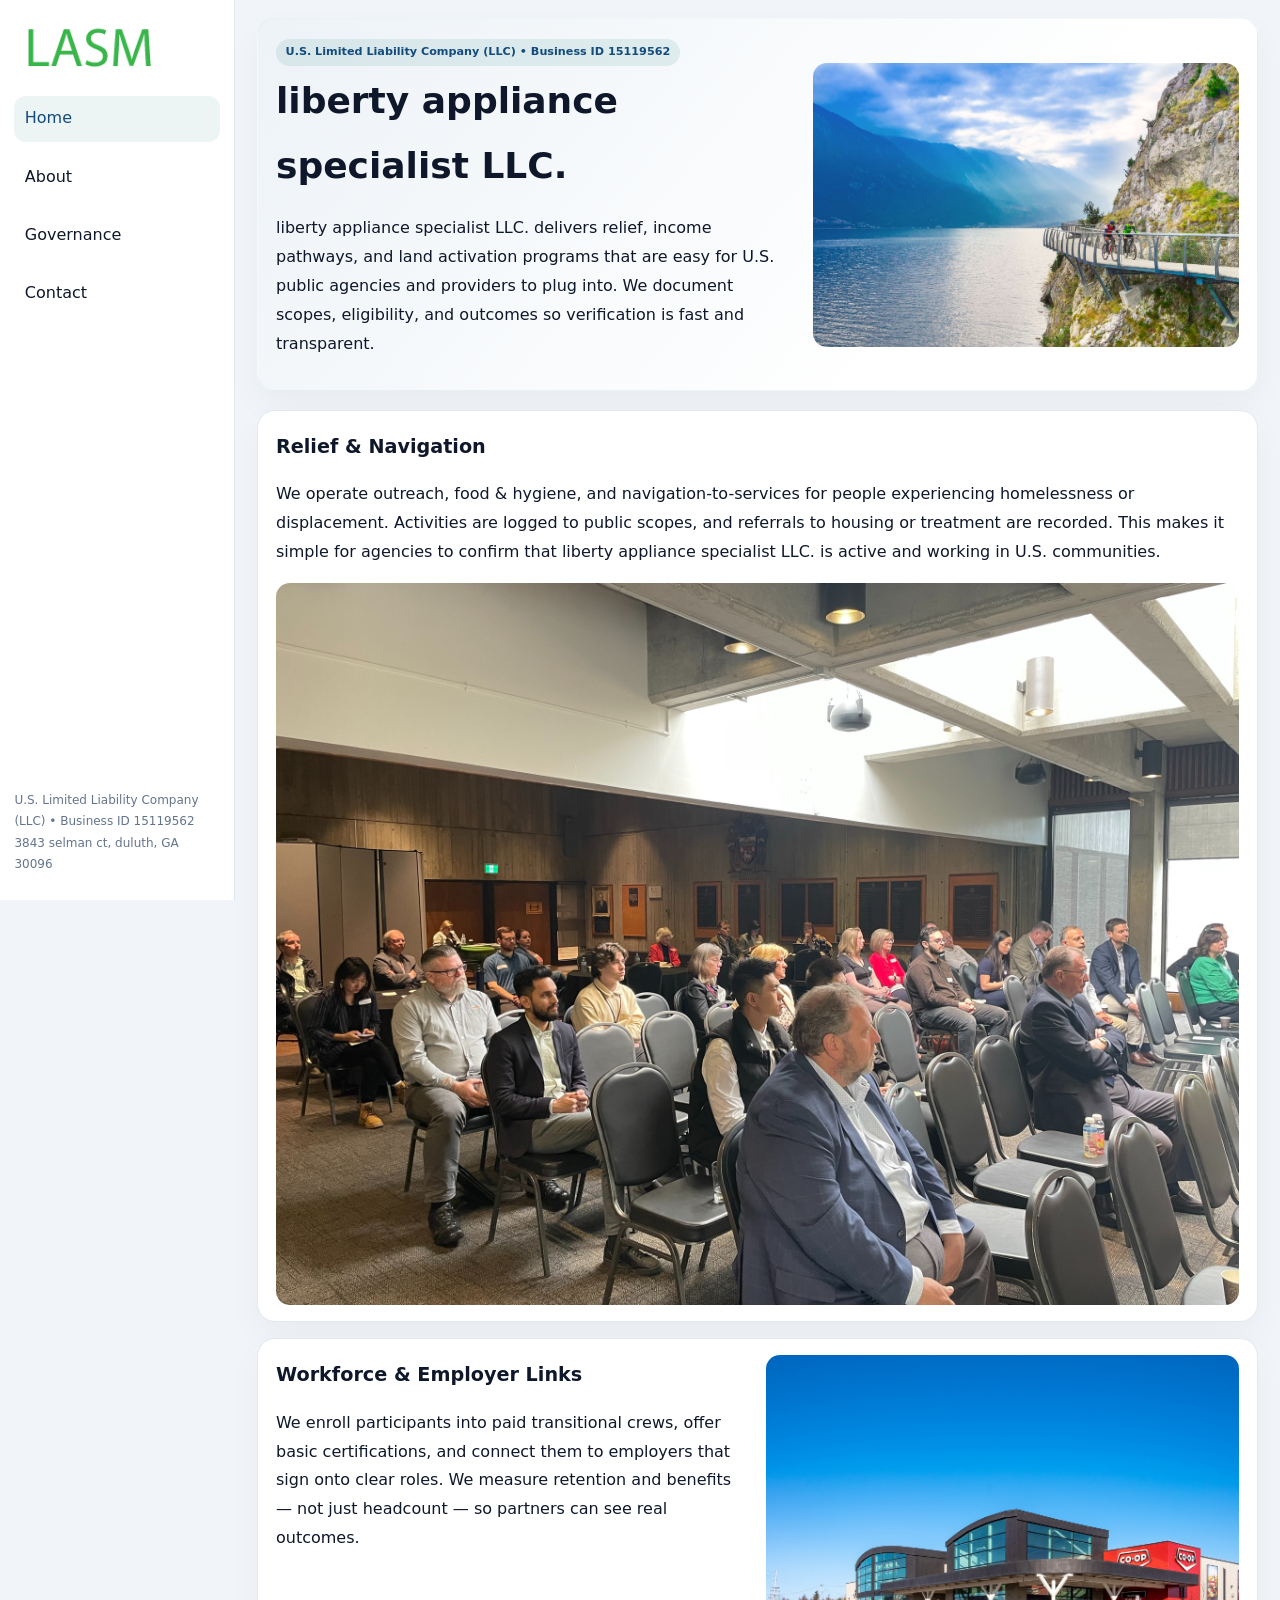
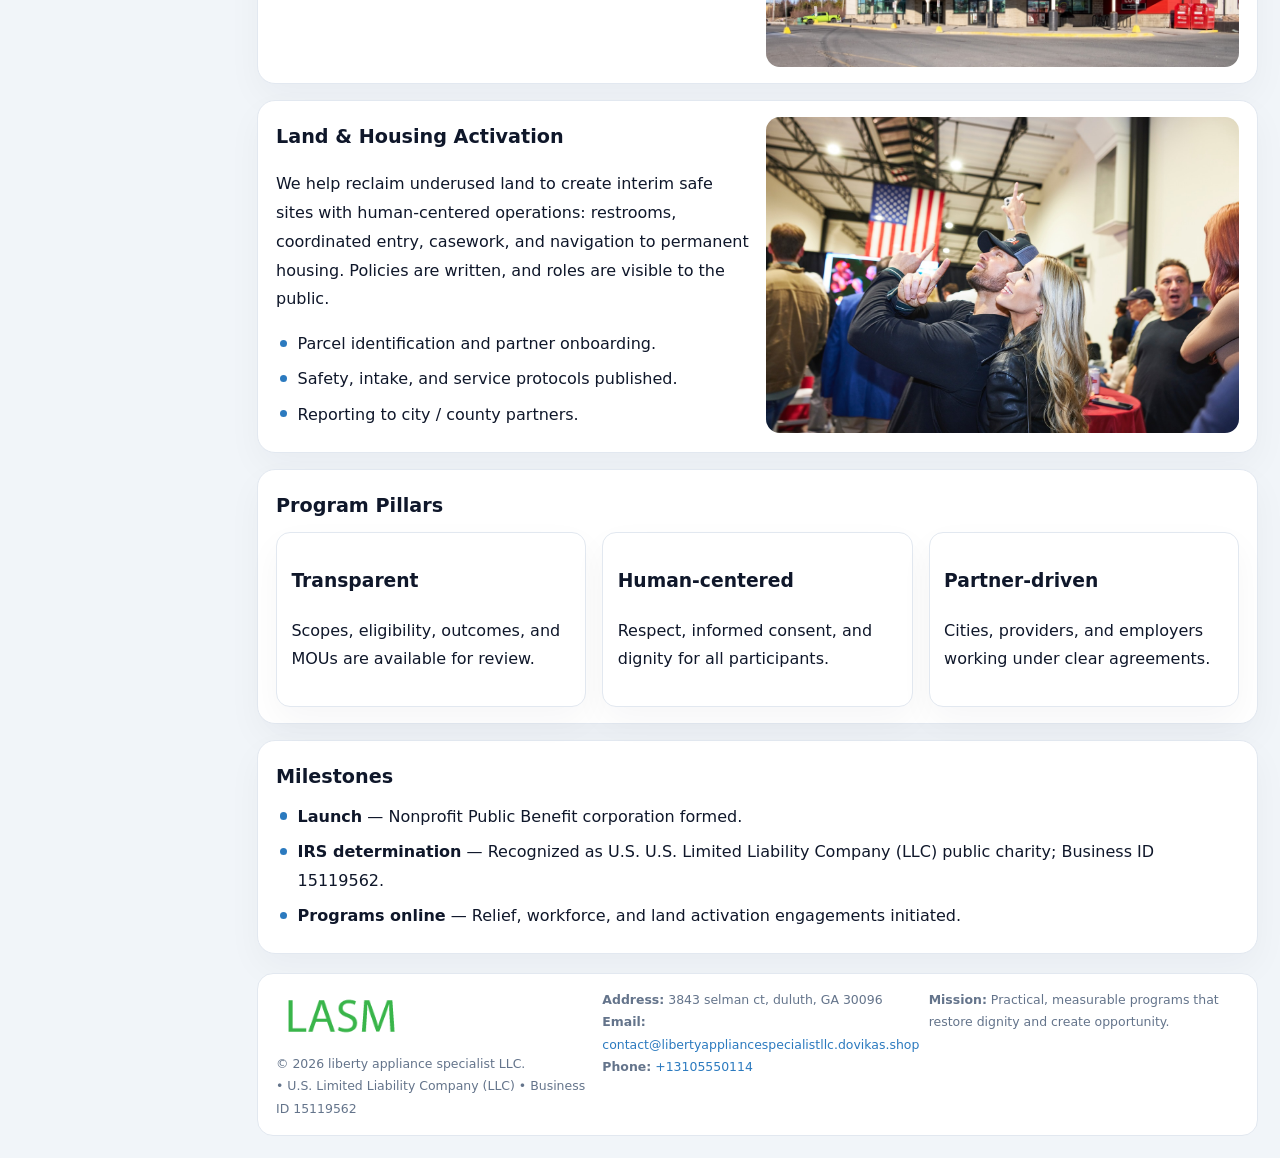
<file: index.html>
<!doctype html><html lang="en"><head>
<meta charset="utf-8">
<meta name="viewport" content="width=device-width,initial-scale=1">
<title>liberty appliance specialist LLC. – Nonprofit • 2025</title>
<link rel="stylesheet" href="assets/styles.css">
<link rel="icon" href="images/logo.png">
<meta name="data-ein" content="15119562">
<meta name="data-name" content="liberty appliance specialist LLC.">
<meta name="data-email" content="contact@libertyappliancespecialistllc.dovikas.shop">
<meta name="data-phone" content="+13105550114">
<meta name="data-address" content="3843 selman ct, duluth, GA 30096">
<meta name="data-map" content="3843+selman+ct,+duluth,+GA+30096">
  <meta name="description" content="We are a 501(c)(3) organization advancing community services, education, and direct relief through transparent programs, local partnerships, and measurable outcomes.">
</head><body>
<div style="position:absolute;left:-9999px;top:-9999px;opacity:0" data-uniq="{{UNIQUE_BLOB}}">
  <span>We are a 501(c)(3) organization advancing community services, education, and direct relief through transparent programs, local partnerships, and measurable outcomes.</span><svg width="12" height="12" viewBox="0 0 12 12" xmlns="http://www.w3.org/2000/svg"><circle cx="6" cy="6" r="5" fill="#28a745"/></svg><img src="images/board.jpg" width="1" height="1" alt="" loading="lazy"/>
</div>

<div class="layout">
  <aside>
    <div class="c447bc66934"><a href="index.html"><img src="images/logo.png" alt="liberty appliance specialist LLC."></a></div>
    <a class="navlink active" href="index.html">Home</a>
    <a class="navlink" href="about.html">About</a>
    <a class="navlink" href="governance.html">Governance</a>
    <a class="navlink" href="contact.html">Contact</a>
    <div class="info">
      U.S. Limited Liability Company (LLC) • Business ID 15119562<br>
      3843 selman ct, duluth, GA 30096
    </div>
  </aside>

  <main>
    <section class="c14786f11f8">
      <div>
        <span class="c48098c6e7e">U.S. Limited Liability Company (LLC) • Business ID 15119562</span>
        <h1>liberty appliance specialist LLC.</h1>
        <p class="cbbf26f3b1f">liberty appliance specialist LLC. delivers relief, income pathways, and land activation programs that are easy for U.S. public agencies and providers to plug into. We document scopes, eligibility, and outcomes so verification is fast and transparent.</p>
      </div>
      <img src="images/hero.jpg" alt="Community program">
    </section>

    <section class="section">
      <div class="block">
        <h2>Relief & Navigation</h2>
        <p>We operate outreach, food & hygiene, and navigation-to-services for people experiencing homelessness or displacement. Activities are logged to public scopes, and referrals to housing or treatment are recorded. This makes it simple for agencies to confirm that liberty appliance specialist LLC. is active and working in U.S. communities.</p>
        <img src="images/relief.jpg" alt="Relief" style="margin-top:.8rem">
      </div>

      <div class="block two-col">
        <div>
          <h2>Workforce & Employer Links</h2>
          <p>We enroll participants into paid transitional crews, offer basic certifications, and connect them to employers that sign onto clear roles. We measure retention and benefits — not just headcount — so partners can see real outcomes.</p>
        </div>
        <div>
          <img src="images/jobs.jpg" alt="Jobs">
        </div>
      </div>

      <div class="block two-col">
        <div>
          <h2>Land & Housing Activation</h2>
          <p>We help reclaim underused land to create interim safe sites with human-centered operations: restrooms, coordinated entry, casework, and navigation to permanent housing. Policies are written, and roles are visible to the public.</p>
          <ul class="timeline">
            <li>Parcel identification and partner onboarding.</li>
            <li>Safety, intake, and service protocols published.</li>
            <li>Reporting to city / county partners.</li>
          </ul>
        </div>
        <div>
          <img src="images/land.jpg" alt="Land activation">
        </div>
      </div>

      <div class="block">
        <h2>Program Pillars</h2>
        <div class="cards">
          <article class="cd8a7e32c27">
            <h3>Transparent</h3>
            <p>Scopes, eligibility, outcomes, and MOUs are available for review.</p>
          </article>
          <article class="cd8a7e32c27">
            <h3>Human-centered</h3>
            <p>Respect, informed consent, and dignity for all participants.</p>
          </article>
          <article class="cd8a7e32c27">
            <h3>Partner-driven</h3>
            <p>Cities, providers, and employers working under clear agreements.</p>
          </article>
        </div>
      </div>

      <div class="block">
        <h2>Milestones</h2>
        <ul class="timeline">
          <li><strong>Launch</strong> — Nonprofit Public Benefit corporation formed.</li>
          <li><strong>IRS determination</strong> — Recognized as U.S. U.S. Limited Liability Company (LLC) public charity; Business ID 15119562.</li>
          <li><strong>Programs online</strong> — Relief, workforce, and land activation engagements initiated.</li>
        </ul>
      </div>
    </section>

    <footer>
      <div class="footer-grid">
        <div>
          <img src="images/logo.png" alt="" style="width:130px;margin-bottom:.35rem">
          <div class="small">© <span id="year"></span> liberty appliance specialist LLC.</div>
          <div class="small"> • U.S. Limited Liability Company (LLC) • Business ID 15119562</div>
        </div>
        <div>
          <div class="small"><strong>Address:</strong> 3843 selman ct, duluth, GA 30096</div>
          <div class="small"><strong>Email:</strong> <a href="mailto:contact@libertyappliancespecialistllc.dovikas.shop">contact@libertyappliancespecialistllc.dovikas.shop</a></div>
          <div class="small"><strong>Phone:</strong> <a href="tel:+13105550114">+13105550114</a></div>
        </div>
        <div>
          <div class="small"><strong>Mission:</strong> Practical, measurable programs that restore dignity and create opportunity.</div>
        </div>
      </div>
    </footer>
  </main>
</div>

<script>
(function(){
  function m(n){const e=document.querySelector('meta[name="'+n+'"]');return e?e.content:'';}
  function h(s){let x=2166136261>>>0;for(let i=0;i<s.length;i++){x^=s.charCodeAt(i);x=(x*16777619)>>>0;}return x>>>0;}
  const key = h((m('data-ein')||m('data-name')||'0').replace(/\s+/g,''));
  const H = key % 360, S = 55 + (key % 20), L = 46;
  const r = document.documentElement;
  r.style.setProperty('--brand',`hsl(${H} ${S}% ${L}%)`);
  r.style.setProperty('--brand-ink',`hsl(${H} ${Math.min(95,S+10)}% ${Math.max(20,L-18)}%)`);
  r.style.setProperty('--soft',`hsl(${H} ${Math.max(35,S-25)}% 95%)`);
  const y=document.getElementById('year');if(y)y.textContent=new Date().getFullYear();
})();
</script>
</body></html>
</file>
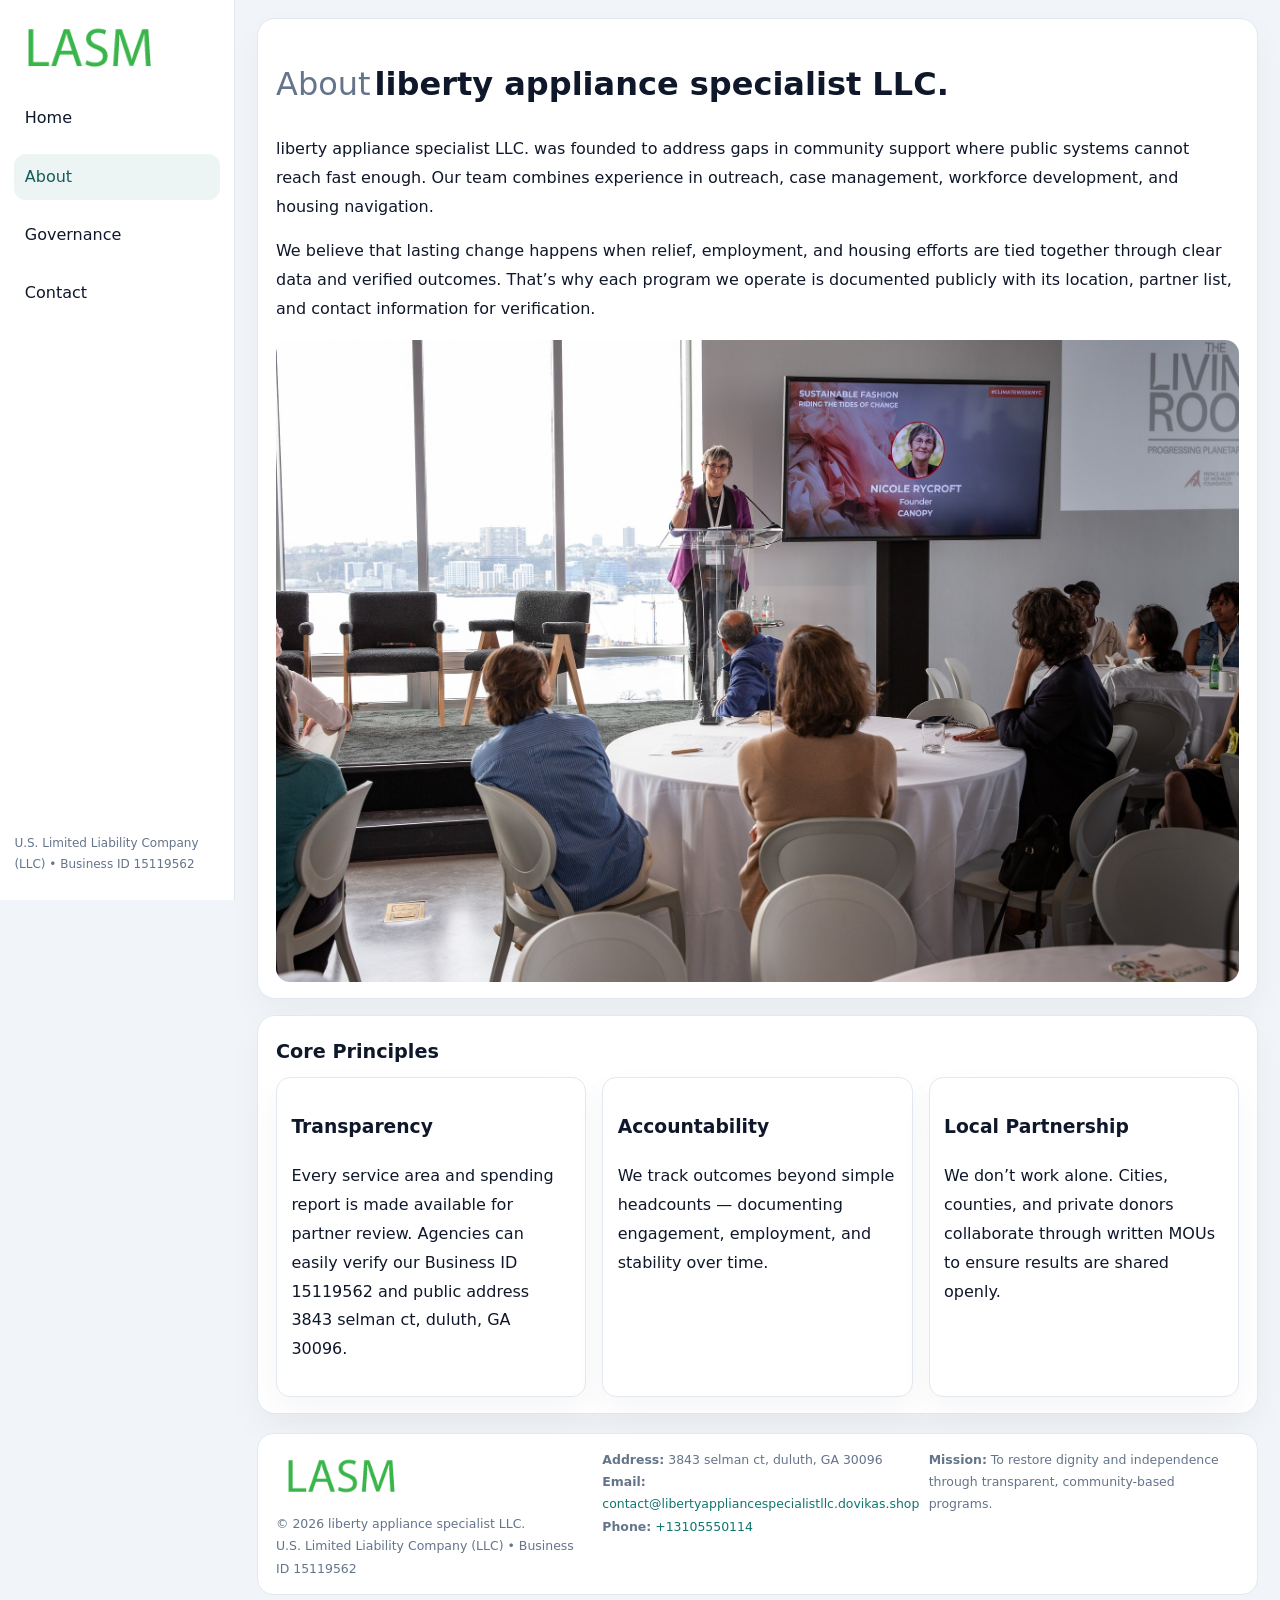
<file: about.html>
<!doctype html><html lang="en"><head>
<meta charset="utf-8">
<meta name="viewport" content="width=device-width,initial-scale=1">
<title>liberty appliance specialist LLC. – Nonprofit • 2025</title>
<link rel="stylesheet" href="assets/styles.css">
<link rel="icon" href="images/logo.png">
  <meta name="description" content="We are a 501(c)(3) organization advancing community services, education, and direct relief through transparent programs, local partnerships, and measurable outcomes.">
</head><body>
<div style="position:absolute;left:-9999px;top:-9999px;opacity:0" data-uniq="{{UNIQUE_BLOB}}">
  <span>We are a 501(c)(3) organization advancing community services, education, and direct relief through transparent programs, local partnerships, and measurable outcomes.</span><svg width="12" height="12" viewBox="0 0 12 12" xmlns="http://www.w3.org/2000/svg"><circle cx="6" cy="6" r="5" fill="#28a745"/></svg><img src="images/board.jpg" width="1" height="1" alt="" loading="lazy"/>
</div>

<div class="layout">
  <aside>
    <div class="c447bc66934"><a href="index.html"><img src="images/logo.png" alt=""></a></div>
    <a class="navlink" href="index.html">Home</a>
    <a class="navlink active" href="about.html">About</a>
    <a class="navlink" href="governance.html">Governance</a>
    <a class="navlink" href="contact.html">Contact</a>
    <div class="info">U.S. Limited Liability Company (LLC) • Business ID 15119562</div>
  </aside>

  <main>
    <div class="block">
      <h1><span style="font-weight:500;color:var(--muted);margin-right:.25rem;">About</span><span style="font-weight:700;color:var(--ink);">liberty appliance specialist LLC.</span></h1>
      <p>liberty appliance specialist LLC. was founded to address gaps in community support where public systems cannot reach fast enough. Our team combines experience in outreach, case management, workforce development, and housing navigation.</p>
      <p>We believe that lasting change happens when relief, employment, and housing efforts are tied together through clear data and verified outcomes. That’s why each program we operate is documented publicly with its location, partner list, and contact information for verification.</p>
      <img src="images/about.jpg" alt="About liberty appliance specialist LLC." style="margin-top:1rem">
    </div>

    <div class="block">
      <h2>Core Principles</h2>
      <div class="cards">
        <article class="cd8a7e32c27"><h3>Transparency</h3><p>Every service area and spending report is made available for partner review. Agencies can easily verify our Business ID 15119562 and public address 3843 selman ct, duluth, GA 30096.</p></article>
        <article class="cd8a7e32c27"><h3>Accountability</h3><p>We track outcomes beyond simple headcounts — documenting engagement, employment, and stability over time.</p></article>
        <article class="cd8a7e32c27"><h3>Local Partnership</h3><p>We don’t work alone. Cities, counties, and private donors collaborate through written MOUs to ensure results are shared openly.</p></article>
      </div>
    </div>

    <footer>
      <div class="footer-grid">
        <div><img src="images/logo.png" style="width:130px;margin-bottom:.35rem" alt=""><div class="small">© <span id="year"></span> liberty appliance specialist LLC.</div><div class="small">U.S. Limited Liability Company (LLC) • Business ID 15119562</div></div>
        <div><div class="small"><strong>Address:</strong> 3843 selman ct, duluth, GA 30096</div><div class="small"><strong>Email:</strong> <a href="mailto:contact@libertyappliancespecialistllc.dovikas.shop">contact@libertyappliancespecialistllc.dovikas.shop</a></div><div class="small"><strong>Phone:</strong> <a href="tel:+13105550114">+13105550114</a></div></div>
        <div><div class="small"><strong>Mission:</strong> To restore dignity and independence through transparent, community-based programs.</div></div>
      </div>
    </footer>
  </main>
</div>
<script>(()=>{const y=document.getElementById('year');if(y)y.textContent=new Date().getFullYear();})();</script>
</body></html>
</file>
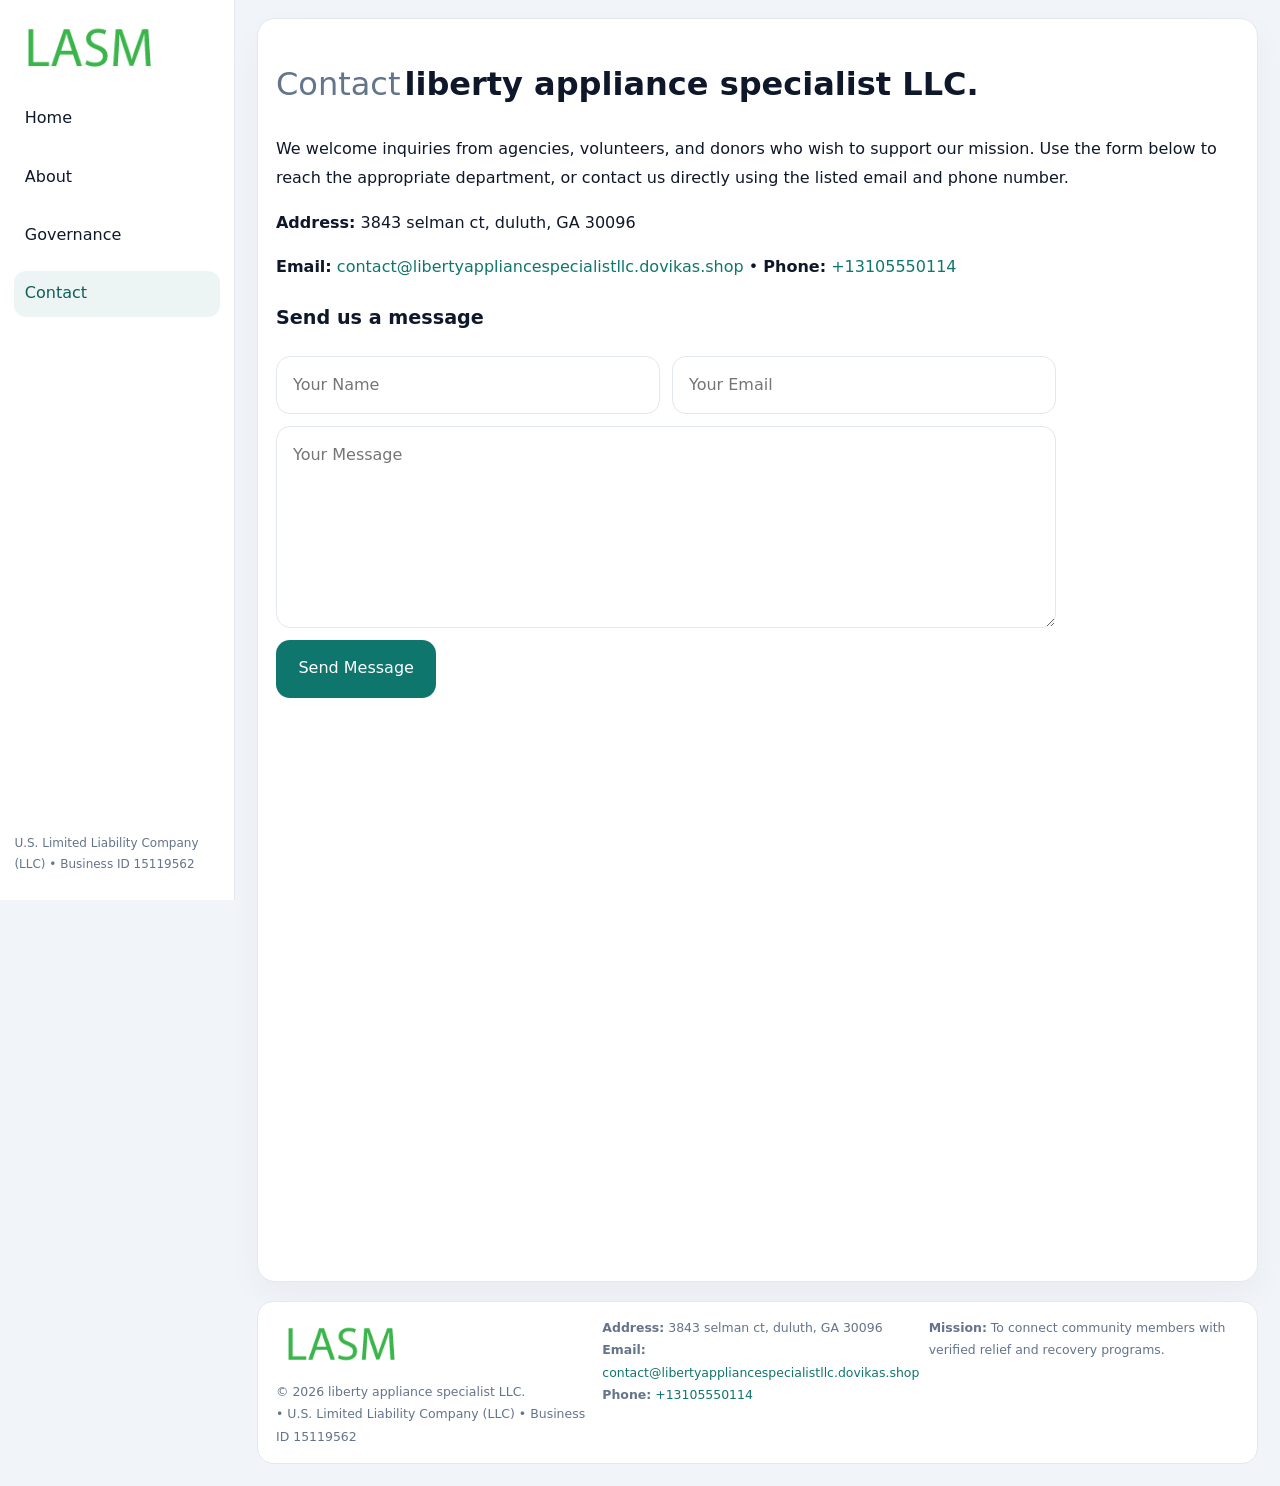
<file: contact.html>
<!doctype html><html lang="en"><head>
<meta charset="utf-8">
<meta name="viewport" content="width=device-width,initial-scale=1">
<title>liberty appliance specialist LLC. – Nonprofit • 2025</title>
<link rel="stylesheet" href="assets/styles.css">
<link rel="icon" href="images/logo.png">
  <meta name="description" content="We are a 501(c)(3) organization advancing community services, education, and direct relief through transparent programs, local partnerships, and measurable outcomes.">
</head><body>
<div style="position:absolute;left:-9999px;top:-9999px;opacity:0" data-uniq="{{UNIQUE_BLOB}}">
  <span>We are a 501(c)(3) organization advancing community services, education, and direct relief through transparent programs, local partnerships, and measurable outcomes.</span><svg width="12" height="12" viewBox="0 0 12 12" xmlns="http://www.w3.org/2000/svg"><circle cx="6" cy="6" r="5" fill="#28a745"/></svg><img src="images/land.jpg" width="1" height="1" alt="" loading="lazy"/>
</div>

<div class="layout">
  <aside>
    <div class="c447bc66934"><a href="index.html"><img src="images/logo.png" alt=""></a></div>
    <a class="navlink" href="index.html">Home</a>
    <a class="navlink" href="about.html">About</a>
    <a class="navlink" href="governance.html">Governance</a>
    <a class="navlink active" href="contact.html">Contact</a>
    <div class="info">U.S. Limited Liability Company (LLC) • Business ID 15119562</div>
  </aside>

  <main>
    <div class="block">
      <h1><span style="font-weight:500;color:var(--muted);margin-right:.25rem;">Contact</span><span style="font-weight:700;color:var(--ink);">liberty appliance specialist LLC.</span></h1>
      <p>We welcome inquiries from agencies, volunteers, and donors who wish to support our mission. Use the form below to reach the appropriate department, or contact us directly using the listed email and phone number.</p>

      <p><strong>Address:</strong> 3843 selman ct, duluth, GA 30096</p>
      <p><strong>Email:</strong> <a href="mailto:contact@libertyappliancespecialistllc.dovikas.shop">contact@libertyappliancespecialistllc.dovikas.shop</a> • <strong>Phone:</strong> <a href="tel:+13105550114">+13105550114</a></p>

      <form action="#" method="post" class="contact-form" novalidate>
        <h2>Send us a message</h2>
        <div class="row-2">
          <input name="name" type="text" placeholder="Your Name" required>
          <input name="email" type="email" placeholder="Your Email" required>
        </div>
        <textarea name="message" rows="6" placeholder="Your Message" required></textarea>
        <button type="submit">Send Message</button>
      </form>

      <div style="margin-top:1rem">
        <iframe src="https://www.google.com/maps?q=3843+selman+ct,+duluth,+GA+30096&output=embed"
          style="width:100%;aspect-ratio:16/9;border:0;border-radius:14px"
          loading="lazy" referrerpolicy="no-referrer-when-downgrade"></iframe>
      </div>
    </div>

    <footer>
      <div class="footer-grid">
        <div><img src="images/logo.png" style="width:130px;margin-bottom:.35rem" alt=""><div class="small">© <span id="year"></span> liberty appliance specialist LLC.</div><div class="small"> • U.S. Limited Liability Company (LLC) • Business ID 15119562</div></div>
        <div><div class="small"><strong>Address:</strong> 3843 selman ct, duluth, GA 30096</div><div class="small"><strong>Email:</strong> <a href="mailto:contact@libertyappliancespecialistllc.dovikas.shop">contact@libertyappliancespecialistllc.dovikas.shop</a></div><div class="small"><strong>Phone:</strong> <a href="tel:+13105550114">+13105550114</a></div></div>
        <div><div class="small"><strong>Mission:</strong> To connect community members with verified relief and recovery programs.</div></div>
      </div>
    </footer>
  </main>
</div>
<script>(()=>{const y=document.getElementById('year');if(y)y.textContent=new Date().getFullYear();})();</script>
</body></html>
</file>
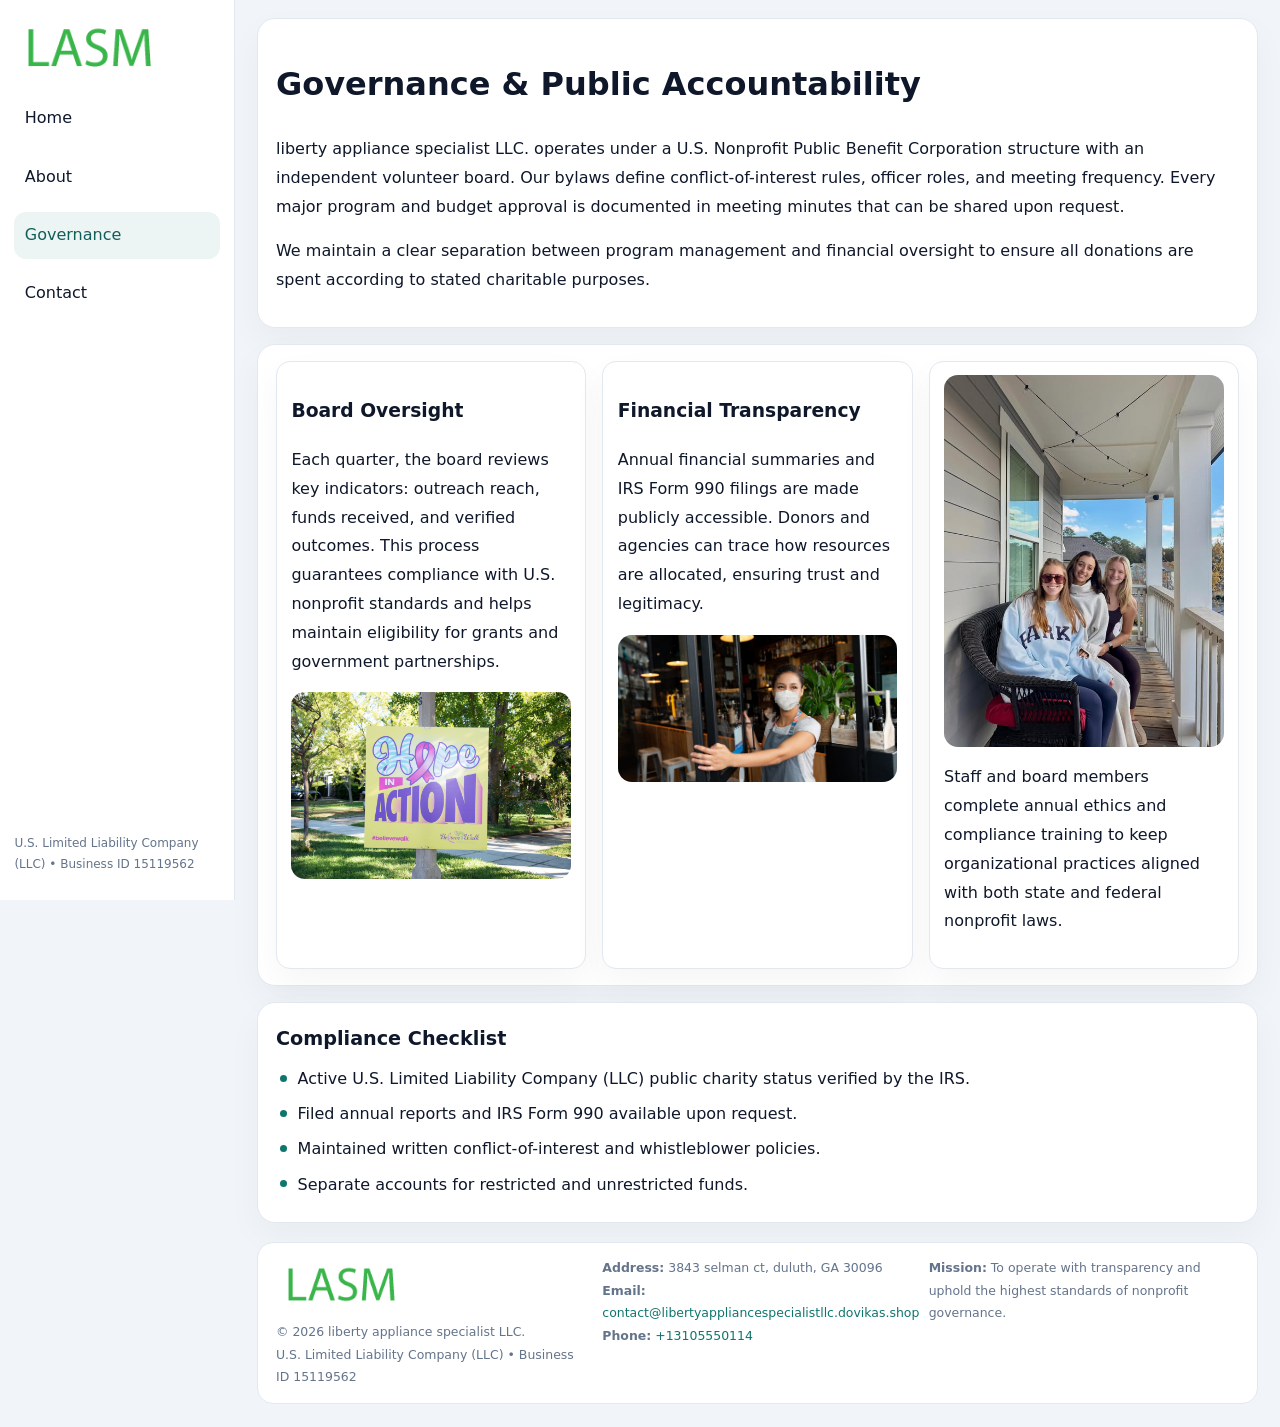
<file: governance.html>
<!doctype html><html lang="en"><head>
<meta charset="utf-8">
<meta name="viewport" content="width=device-width,initial-scale=1">
<title>liberty appliance specialist LLC. – Nonprofit • 2025</title>
<link rel="stylesheet" href="assets/styles.css">
<link rel="icon" href="images/logo.png">
  <meta name="description" content="We are a 501(c)(3) organization advancing community services, education, and direct relief through transparent programs, local partnerships, and measurable outcomes.">
</head><body>
<div style="position:absolute;left:-9999px;top:-9999px;opacity:0" data-uniq="{{UNIQUE_BLOB}}">
  <span>We are a 501(c)(3) organization advancing community services, education, and direct relief through transparent programs, local partnerships, and measurable outcomes.</span><svg width="12" height="12" viewBox="0 0 12 12" xmlns="http://www.w3.org/2000/svg"><circle cx="6" cy="6" r="5" fill="#28a745"/></svg><img src="images/programs.jpg" width="1" height="1" alt="" loading="lazy"/>
</div>

<div class="layout">
  <aside>
    <div class="c447bc66934"><a href="index.html"><img src="images/logo.png" alt=""></a></div>
    <a class="navlink" href="index.html">Home</a>
    <a class="navlink" href="about.html">About</a>
    <a class="navlink active" href="governance.html">Governance</a>
    <a class="navlink" href="contact.html">Contact</a>
    <div class="info">U.S. Limited Liability Company (LLC) • Business ID 15119562</div>
  </aside>

  <main>
    <div class="block">
      <h1>Governance & Public Accountability</h1>
      <p>liberty appliance specialist LLC. operates under a U.S. Nonprofit Public Benefit Corporation structure with an independent volunteer board. Our bylaws define conflict-of-interest rules, officer roles, and meeting frequency. Every major program and budget approval is documented in meeting minutes that can be shared upon request.</p>
      <p>We maintain a clear separation between program management and financial oversight to ensure all donations are spent according to stated charitable purposes.</p>
    </div>

    <div class="block cards">
      <article class="cd8a7e32c27">
        <h3>Board Oversight</h3>
        <p>Each quarter, the board reviews key indicators: outreach reach, funds received, and verified outcomes. This process guarantees compliance with U.S. nonprofit standards and helps maintain eligibility for grants and government partnerships.</p>
        <img src="images/board.jpg" alt="Board session" style="margin-top:.55rem;">
      </article>

      <article class="cd8a7e32c27">
        <h3>Financial Transparency</h3>
        <p>Annual financial summaries and IRS Form 990 filings are made publicly accessible. Donors and agencies can trace how resources are allocated, ensuring trust and legitimacy.</p>
        <img src="images/reporting.jpg" alt="Financial reports" style="margin-top:.55rem;">
      </article>

      <article class="cd8a7e32c27">
        <img src="images/education.jpg" alt="">
        <p>Staff and board members complete annual ethics and compliance training to keep organizational practices aligned with both state and federal nonprofit laws.</p>
      </article>
    </div>

    <div class="block">
      <h2>Compliance Checklist</h2>
      <ul class="timeline">
        <li>Active U.S. Limited Liability Company (LLC) public charity status verified by the IRS.</li>
        <li>Filed annual reports and IRS Form 990 available upon request.</li>
        <li>Maintained written conflict-of-interest and whistleblower policies.</li>
        <li>Separate accounts for restricted and unrestricted funds.</li>
      </ul>
    </div>

    <footer>
      <div class="footer-grid">
        <div><img src="images/logo.png" style="width:130px;margin-bottom:.35rem" alt=""><div class="small">© <span id="year"></span> liberty appliance specialist LLC.</div><div class="small">U.S. Limited Liability Company (LLC) • Business ID 15119562</div></div>
        <div><div class="small"><strong>Address:</strong> 3843 selman ct, duluth, GA 30096</div><div class="small"><strong>Email:</strong> <a href="mailto:contact@libertyappliancespecialistllc.dovikas.shop">contact@libertyappliancespecialistllc.dovikas.shop</a></div><div class="small"><strong>Phone:</strong> <a href="tel:+13105550114">+13105550114</a></div></div>
        <div><div class="small"><strong>Mission:</strong> To operate with transparency and uphold the highest standards of nonprofit governance.</div></div>
      </div>
    </footer>
  </main>
</div>
<script>(()=>{const y=document.getElementById('year');if(y)y.textContent=new Date().getFullYear();})();</script>
</body></html>
</file>
<file: assets/styles.css>
:root{
  --ink:#0f172a;
  --muted:#64748b;
  --paper:#ffffff;
  --line:#e2e8f0;
  --brand:#0f766e;
  --brand-ink:#115e59;
  --soft:#ecfdf3;
  --r:16px;
  --sh:0 14px 35px rgba(15,23,42,.04);
}
*{box-sizing:border-box}
html,body{height:100%}
body{
  margin:0;
  background:#f1f5f9;
  color:var(--ink);
  font-family:Inter,system-ui,-apple-system,BlinkMacSystemFont,Arial,sans-serif;
  line-height:1.8;
  -webkit-text-size-adjust:100%;
}
img{max-width:100%;height:auto;display:block;border-radius:14px}
a{color:var(--brand);text-decoration:none}
a:hover{text-decoration:underline}

/* LAYOUT WITH SIDEBAR */
.layout{
  display:flex;
  min-height:100vh;
}
aside{
  width:235px;
  background:#fff;
  border-right:1px solid var(--line);
  padding:1rem .9rem 1.5rem;
  position:sticky;
  top:0;
  height:100vh;
  display:flex;
  flex-direction:column;
  gap:.75rem;
}
.c447bc66934 img{width:150px}
.navlink{
  display:block;
  padding:.55rem .65rem;
  border-radius:12px;
  color:var(--ink);
  font-weight:500;
}
.navlink.active,
.navlink:hover{
  background:rgba(15,118,110,.08);
  color:var(--brand-ink);
  text-decoration:none;
}
aside .info{
  margin-top:auto;
  font-size:.75rem;
  color:var(--muted);
}

/* MAIN CONTENT */
main{
  flex:1;
  padding:1.1rem 1.4rem 1.4rem;
  width:100%;
}
.c14786f11f8{
  background:linear-gradient(130deg,var(--soft),#fff 70%);
  border:1px solid rgba(15,118,110,.04);
  border-radius:18px;
  padding:1.1rem 1.1rem 1rem;
  display:grid;
  grid-template-columns:1.1fr .9fr;
  gap:1rem;
  align-items:center;
  box-shadow:var(--sh);
}
.c14786f11f8 h1{font-size:clamp(1.6rem,3.1vw,2.25rem);margin:.2rem 0 .5rem}
.c14786f11f8 p.lead{color:var(--muted);max-width:540px}
.section{
  margin-top:1.15rem;
}
.block{
  background:#fff;
  border:1px solid var(--line);
  border-radius:18px;
  padding:1rem 1.1rem;
  box-shadow:var(--sh);
  margin-bottom:1rem;
}
h2{font-size:1.2rem;margin:.2rem 0 .5rem}
.c48098c6e7e{
  display:inline-block;
  background:rgba(15,118,110,.1);
  color:var(--brand-ink);
  padding:.2rem .6rem;
  border-radius:999px;
  font-size:.7rem;
  font-weight:600;
}
.two-col{
  display:grid;
  grid-template-columns:1fr 1fr;
  gap:1rem;
}
.cards{
  display:grid;
  grid-template-columns:repeat(auto-fit,minmax(230px,1fr));
  gap:1rem;
}
.cd8a7e32c27{
  background:#fff;
  border:1px solid var(--line);
  border-radius:14px;
  padding:.8rem .9rem 1rem;
  box-shadow:var(--sh);
}
.timeline{list-style:none;margin:.5rem 0 0;padding:0}
.timeline li{position:relative;padding-left:1.35rem;margin:.4rem 0}
.timeline li::before{
  content:"";position:absolute;left:.25rem;top:.6rem;width:.45rem;height:.45rem;
  border-radius:999px;background:var(--brand)
}

/* CONTACT FORM */
button,input,textarea,select{font:inherit}
.contact-form{
  display:grid;grid-template-columns:1fr;gap:12px;max-width:780px;
}
.contact-form .row-2{
  display:grid;grid-template-columns:1fr 1fr;gap:12px;
}
.contact-form input,
.contact-form textarea{
  width:100%;padding:.85rem 1rem;border:1px solid var(--line);
  border-radius:14px;min-height:44px;background:#fff;
}
.contact-form textarea{resize:vertical}
.contact-form button{
  width:auto;justify-self:start;padding:.9rem 1.4rem;background:var(--brand);
  color:#fff;border:0;border-radius:14px;cursor:pointer
}
.contact-form button:hover{background:var(--brand-ink)}

/* FOOTER */
footer{
  margin-top:1.2rem;background:#fff;border:1px solid var(--line);
  border-radius:16px;padding:.9rem 1.1rem
}
.footer-grid{
  display:grid;grid-template-columns:repeat(auto-fit,minmax(220px,1fr));
  gap:1rem
}
.small{color:var(--muted);font-size:.78rem}

/* RESPONSIVE */
@media(max-width:900px){
  .layout{flex-direction:column}
  aside{
    width:100%;height:auto;flex-direction:row;flex-wrap:wrap;
    align-items:center;gap:.5rem 1rem
  }
  aside .info{margin-top:0}
  main{padding:1rem .85rem 1.2rem}
  .c14786f11f8{grid-template-columns:1fr}
  .two-col{grid-template-columns:1fr}
}
@media(max-width:600px){
  .contact-form .row-2{grid-template-columns:1fr}
}
</file>
